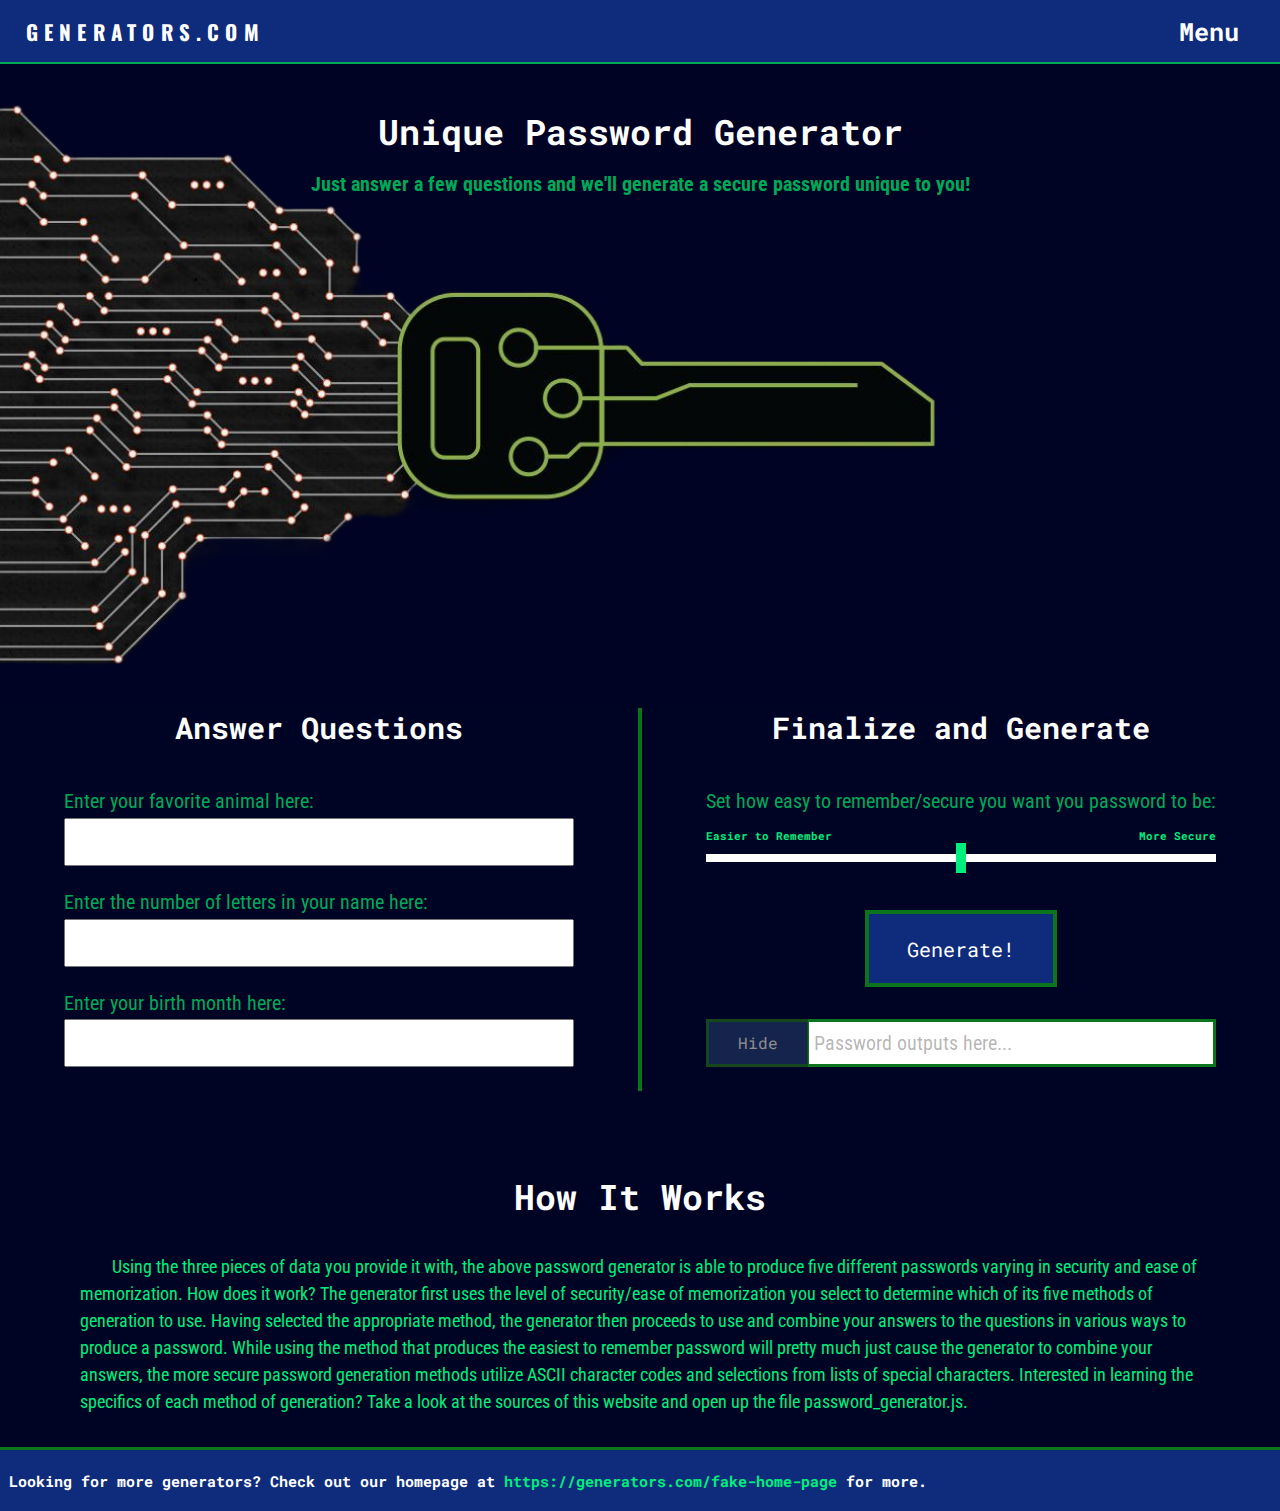
<file: index.html>
<!DOCTYPE html>
<html>
    <head>
        <title>Password Generator</title>
        <meta http-equiv="Content-Type" content="text/html; charset=utf-8">
        <meta name="viewport" content="width=device-width, initial-scale=1"/>
        <link rel="preconnect" href="https://fonts.googleapis.com">
        <link rel="preconnect" href="https://fonts.gstatic.com" crossorigin>
        <link href="https://fonts.googleapis.com/css2?family=Oswald:wght@500&family=Roboto+Condensed&family=Roboto+Mono:wght@500&display=swap" rel="stylesheet">
        <link href="password_generator.css" rel="stylesheet">
        <script src="https://code.jquery.com/jquery-3.6.2.js" integrity="sha256-pkn2CUZmheSeyssYw3vMp1+xyub4m+e+QK4sQskvuo4=" crossorigin="anonymous" defer></script>
        <script src="password_generator.js" defer></script>
        <script src="password_generator_jQ.js" defer></script>
    </head>
    <body>
        <header>
            <h3>Generators.com</h3>
            <h5 class="menu">Menu</h5>
        </header>
        <nav class="menu">
            <a href="#tcontainer">Title</a>
            <a href="#pGen">Password Generator</a>
            <a href="#how">How it works</a>
        </nav>
        <main>
            <div id="tcontainer">
                <h2>Unique Password Generator</h2>
                <h4>Just answer a few questions and we'll generate a secure password unique to you!</h4>
            </div>
            <img src="Media/CryptoKey.png"/>
            <form id="pGen">
                <div id="left">
                    <h3>Answer Questions</h3>
                    <label for="1">Enter your favorite animal here:</label>
                    <input type="text" name="animal" id="1"/>
                    <label for="2">Enter the number of letters in your name here:</label>
                    <input type="number" name="num" id="2" step="1" min="1" max="100"/>
                    <label for="3">Enter your birth month here:</label>
                    <input type="text" name="month" id="3" list="month"/>
                    <datalist id="month">
                        <option>January</option>
                        <option>February</option>
                        <option>March</option>
                        <option>April</option>
                        <option>May</option>
                        <option>June</option>
                        <option>July</option>
                        <option>August</option>
                        <option>September</option>
                        <option>October</option>
                        <option>November</option>
                        <option>December</option>
                    </datalist>
                </div>
                <div id="right">
                    <h3>Finalize and Generate</h3>
                    <label for="4">Set how easy to remember/secure you want you password to be:</label>
                    <div id="rangecont">
                        <h6>Easier to Remember</h6>
                        <h6 id="rmax">More Secure</h6>
                    </div>
                    <input type="range" name="secureness" min="1" max="5" step="1">
                    <div id="generate" class="button">Generate!</div>
                    <div id="output">
                        <div id="toggle" class="button">Hide</div>
                        <div id="blocker"></div>
                        <span>&nbsp;Password outputs here...</span>
                    </div>
                </div>
            </form>
            <article id="how">
                <h2>How It Works</h2>
                <p>&emsp;&emsp;Using the three pieces of data you provide it with, the above password generator is able to produce five different passwords varying in security and ease of memorization. How does it work? The generator first uses the level of security/ease of memorization you select to determine which of its five methods of generation to use. Having selected the appropriate method, the generator then proceeds to use and combine your answers to the questions in various ways to produce a password. While using the method that produces the easiest to remember password will pretty much just cause the generator to combine your answers, the more secure password generation methods utilize ASCII character codes and selections from lists of special characters. Interested in learning the specifics of each method of generation? Take a look at the sources of this website and open up the file password_generator.js.</p>
            </article>
            <footer>
                <h5>&emsp;Looking for more generators? Check out our homepage at <a>https://generators.com/fake-home-page</a> for more.</h5>
            </footer>
        </main>
    </body>
</html>
</file>
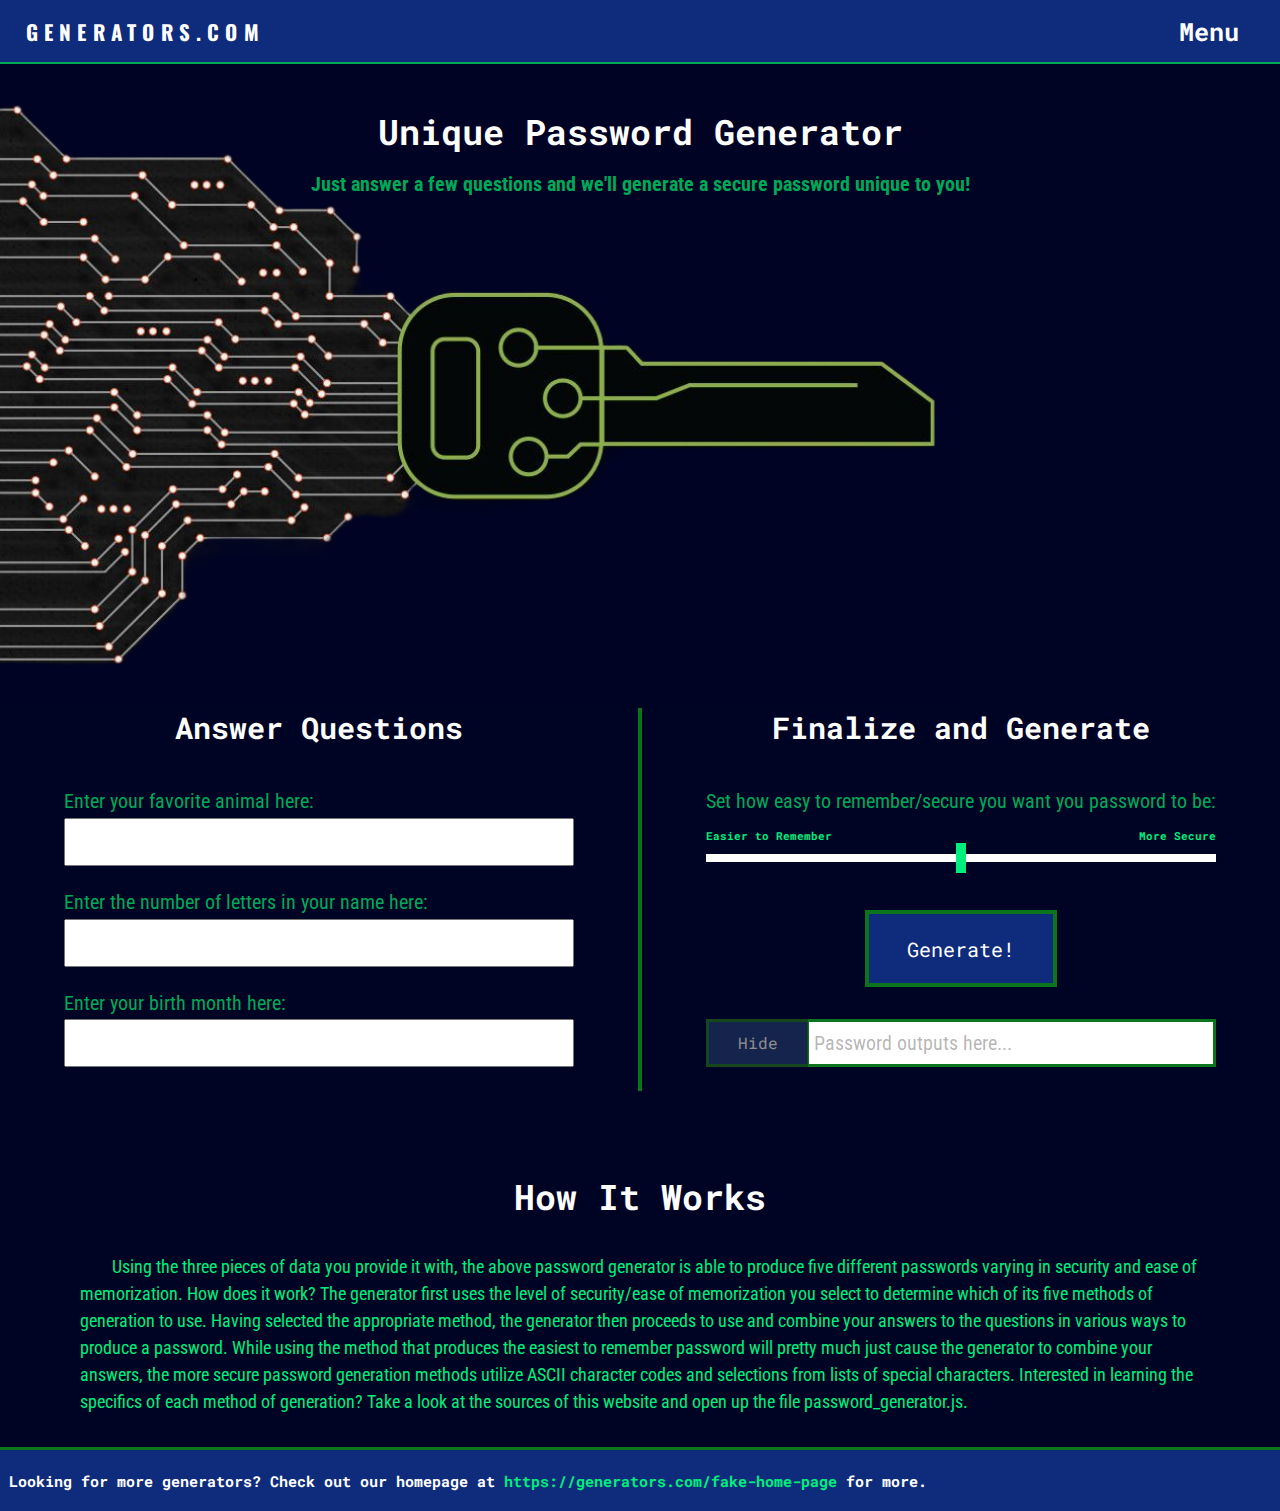
<file: password_generator.html>
<!DOCTYPE html>
<html>
    <head>
        <title>Password Generator</title>
        <meta http-equiv="Content-Type" content="text/html; charset=utf-8">
        <meta name="viewport" content="width=device-width, initial-scale=1"/>
        <link rel="preconnect" href="https://fonts.googleapis.com">
        <link rel="preconnect" href="https://fonts.gstatic.com" crossorigin>
        <link href="https://fonts.googleapis.com/css2?family=Oswald:wght@500&family=Roboto+Condensed&family=Roboto+Mono:wght@500&display=swap" rel="stylesheet">
        <link href="password_generator.css" rel="stylesheet">
        <script src="https://code.jquery.com/jquery-3.6.2.js" integrity="sha256-pkn2CUZmheSeyssYw3vMp1+xyub4m+e+QK4sQskvuo4=" crossorigin="anonymous" defer></script>
        <script src="password_generator.js" defer></script>
        <script src="password_generator_jQ.js" defer></script>
    </head>
    <body>
        <header>
            <h3>Generators.com</h3>
            <h5 class="menu">Menu</h5>
        </header>
        <nav class="menu">
            <a href="#tcontainer">Title</a>
            <a href="#pGen">Password Generator</a>
            <a href="#how">How it works</a>
        </nav>
        <main>
            <div id="tcontainer">
                <h2>Unique Password Generator</h2>
                <h4>Just answer a few questions and we'll generate a secure password unique to you!</h4>
            </div>
            <img src="Media/CryptoKey.png"/>
            <form id="pGen">
                <div id="left">
                    <h3>Answer Questions</h3>
                    <label for="1">Enter your favorite animal here:</label>
                    <input type="text" name="animal" id="1"/>
                    <label for="2">Enter the number of letters in your name here:</label>
                    <input type="number" name="num" id="2" step="1" min="1" max="100"/>
                    <label for="3">Enter your birth month here:</label>
                    <input type="text" name="month" id="3" list="month"/>
                    <datalist id="month">
                        <option>January</option>
                        <option>February</option>
                        <option>March</option>
                        <option>April</option>
                        <option>May</option>
                        <option>June</option>
                        <option>July</option>
                        <option>August</option>
                        <option>September</option>
                        <option>October</option>
                        <option>November</option>
                        <option>December</option>
                    </datalist>
                </div>
                <div id="right">
                    <h3>Finalize and Generate</h3>
                    <label for="4">Set how easy to remember/secure you want you password to be:</label>
                    <div id="rangecont">
                        <h6>Easier to Remember</h6>
                        <h6 id="rmax">More Secure</h6>
                    </div>
                    <input type="range" name="secureness" min="1" max="5" step="1">
                    <div id="generate" class="button">Generate!</div>
                    <div id="output">
                        <div id="toggle" class="button">Hide</div>
                        <div id="blocker"></div>
                        <span>&nbsp;Password outputs here...</span>
                    </div>
                </div>
            </form>
            <article id="how">
                <h2>How It Works</h2>
                <p>&emsp;&emsp;Using the three pieces of data you provide it with, the above password generator is able to produce five different passwords varying in security and ease of memorization. How does it work? The generator first uses the level of security/ease of memorization you select to determine which of its five methods of generation to use. Having selected the appropriate method, the generator then proceeds to use and combine your answers to the questions in various ways to produce a password. While using the method that produces the easiest to remember password will pretty much just cause the generator to combine your answers, the more secure password generation methods utilize ASCII character codes and selections from lists of special characters. Interested in learning the specifics of each method of generation? Take a look at the sources of this website and open up the file password_generator.js.</p>
            </article>
            <footer>
                <h5>&emsp;Looking for more generators? Check out our homepage at <a>https://generators.com/fake-home-page</a> for more.</h5>
            </footer>
        </main>
    </body>
</html>
</file>
<file: password_generator.css>
:root {
    --blue: #0f2c7c;
    --black: #000424;
    --dark-green: #0c741d;
    --mid-green: #00a958;
    --light-green: #00ee7c;
}

* {
    box-sizing: border-box;
    margin: 0;
    color: white;
}

body {
    background-color: var(--blue);
}

header {
    position: fixed;
    left: 0;
    top: 0;
    width: 100%;
    background-color: var(--blue);
    display: flex;
    align-items: center;
    height: 4rem;
    border-bottom: 2px solid var(--mid-green);
    z-index: 1;
}

header h3 {
    margin-left: 2vw;
    font-family: "Oswald";
    display: inline;
    letter-spacing: 0.3em;
    text-transform: uppercase;
    font-size: 20.8px;
    padding: 0;
}

header h5 {
    position: absolute;
    right: 2vw;
    font-size: 25px;
    font-family: "Roboto Mono";
    width: 5ch;
    transition: width 1s ease;
    height: calc(4rem + 2px);
    display: flex;
    align-items: center;
}

nav {
    display: none;
    position: fixed;
    right: 0;
    top: 4rem;
    background-color: var(--dark-green);
    line-height: 1.5;
    width: 15vw;
    z-index: 1;
}

nav a {
    font-family: "Roboto Condensed";
    display: block;
    margin: 0 0.5em;
    text-decoration: none;
}

nav a:hover {
    cursor: pointer;
    color: var(--light-green);
}

main {
    background-color: var(--black);
}

#tcontainer {
    position: absolute;
    top: 10vh;
    width: 100%;
    scroll-margin-top: 4rem;
}

h2, h3 {
    text-align: center;
    padding: 2vh 0;
    font-family: "Roboto Mono";
    font-size: 35px;
}

h3 {
    font-size: 30px;
    padding-top: 0;
}

h4, label {
    color: var(--mid-green);
    text-align: center;
    font-family: "Roboto Condensed";
    font-size: 20px;
}

img[src*='Crypto'] {
    margin-top: 4rem;
    width: max(75vw,75vh);
    height: max(50vw,50vh);
}

form {
    display: grid;
    grid-template: 100% / 1fr 1fr;
}

#left {
    grid-area: 1 / 1 / 2 / 2;
    border-right: 2px solid var(--dark-green);
}

#right {
    grid-area: 1 / 2 / 2 / 3;
    border-left: 2px solid var(--dark-green);
}

label {
    display: block;
    width: 80%;
    margin: 1.5rem auto 0.3rem;
    text-align: left;
}

input {
    color: var(--blue);
    display: block;
    width: 80%;
    height: 3rem;
    margin: 0 auto 1.5rem;
    font-size: 25px;
    font-family: "Roboto Condensed";
}

#rangecont {
    margin: 1rem auto 0.7rem;
    width: 80%;
    display: flex;
}

#rangecont h6 {
    flex-grow: 1;
    font-family: "Roboto Mono";
    color: var(--light-green);
}

#rmax {
    text-align: right;
}

input[type="range"] {
    -webkit-appearance: none;
    appearance: none;
    cursor: pointer;
    width: 80%;
    height: 0.5rem;
    border-radius: 25%;
    margin: 0 auto;
}

input[type="range"]::-webkit-slider-runnable-track {
    background-color: white;
    height: 0.5rem ;
}

input[type="range"]::-webkit-slider-thumb {
    -webkit-appearance: none;
    appearance: none;
    margin-top: calc(0.25rem - 15px); 
    background-color: var(--light-green);
    height: 30px;
    width: 10px;    
 }

#generate {
    width: 30%;
    min-width: fit-content;
    margin: 3rem auto 2rem;
    height: 20%;
    font-family: "Roboto Mono";
    transition: color 1s ease;
    font-size: 20px;
    background-color: var(--blue);
    border: 4px solid var(--dark-green);
    display: flex;
    align-items: center;
    justify-content: center;
    padding: 0.5rem;
}

#generate:hover {
    color: var(--light-green);
}

#output {
    height: 3rem;
    width: 80%;
    margin: 0 auto;
    display: flex;
    position: relative;
}

#toggle {
    height: 100%;
    width: 20%;
    background-color: var(--blue);
    border: 3px solid var(--dark-green);
    border-right: 1.5px solid var(--dark-green) !important;
    display: inline-flex;
    align-items: center;
    justify-content: center;
    font-family: "Roboto Mono";
}

#blocker {
    position: absolute;
    height: 100%;
    width: 20%;
    background-color: rgba(27, 27, 27, 0.5);
}

span {
    display: inline-flex;
    align-items: center;
    height: 100%;
    flex-grow: 1;
    border: 3px solid var(--dark-green);
    border-left: 1.5px solid var(--dark-green) !important;
    color: rgba(0, 0, 0, 0.3);
    font-family: "Roboto Condensed";
    background-color: white;
    font-size: 20px;
    white-space: nowrap;
    overflow-x: scroll;
}

.hidden {
    background-color: var(--light-green) !important;
}

article {
    margin-top: 4rem;
}

p {
    font-family: "Roboto Condensed";
    margin: 1rem 5rem;
    line-height: 1.5;
    font-size: 18px;
    color: var(--light-green);
}

footer {
    width: 100%;
    height: 4rem;
    background-color: var(--blue); 
    border-top: 3px solid var(--dark-green);
    display: flex;
    align-items: center;
    margin-top: 2rem;
}

footer h5 {
    font-size: 15px;
    font-family: "Roboto Mono";
}

footer a {
    color: var(--light-green);
}

footer a:hover {
    text-decoration: underline;
}

#pGen {
    scroll-margin-top: 5rem;
}

@media only screen and (max-width: 1000px) {
    #tcontainer {
        margin: 4rem 0 0;
        position: static;
    }
}
</file>
